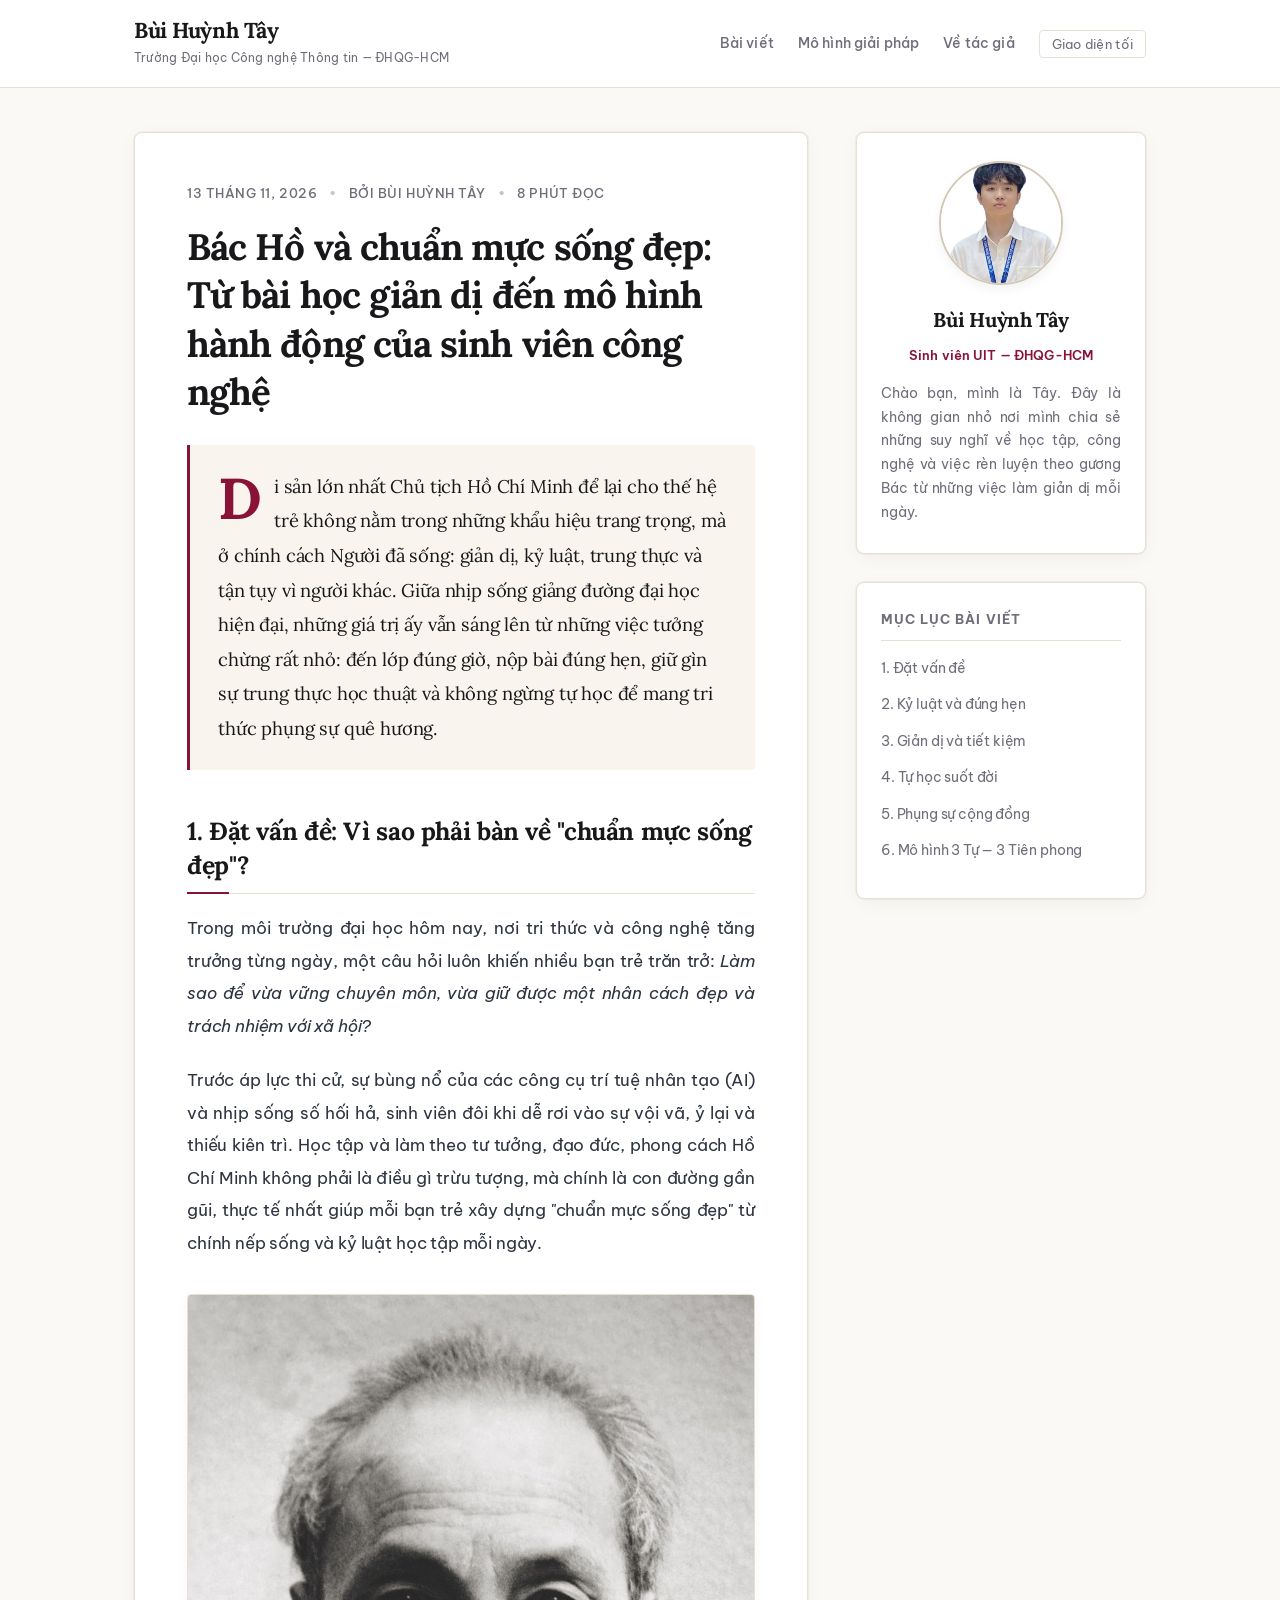
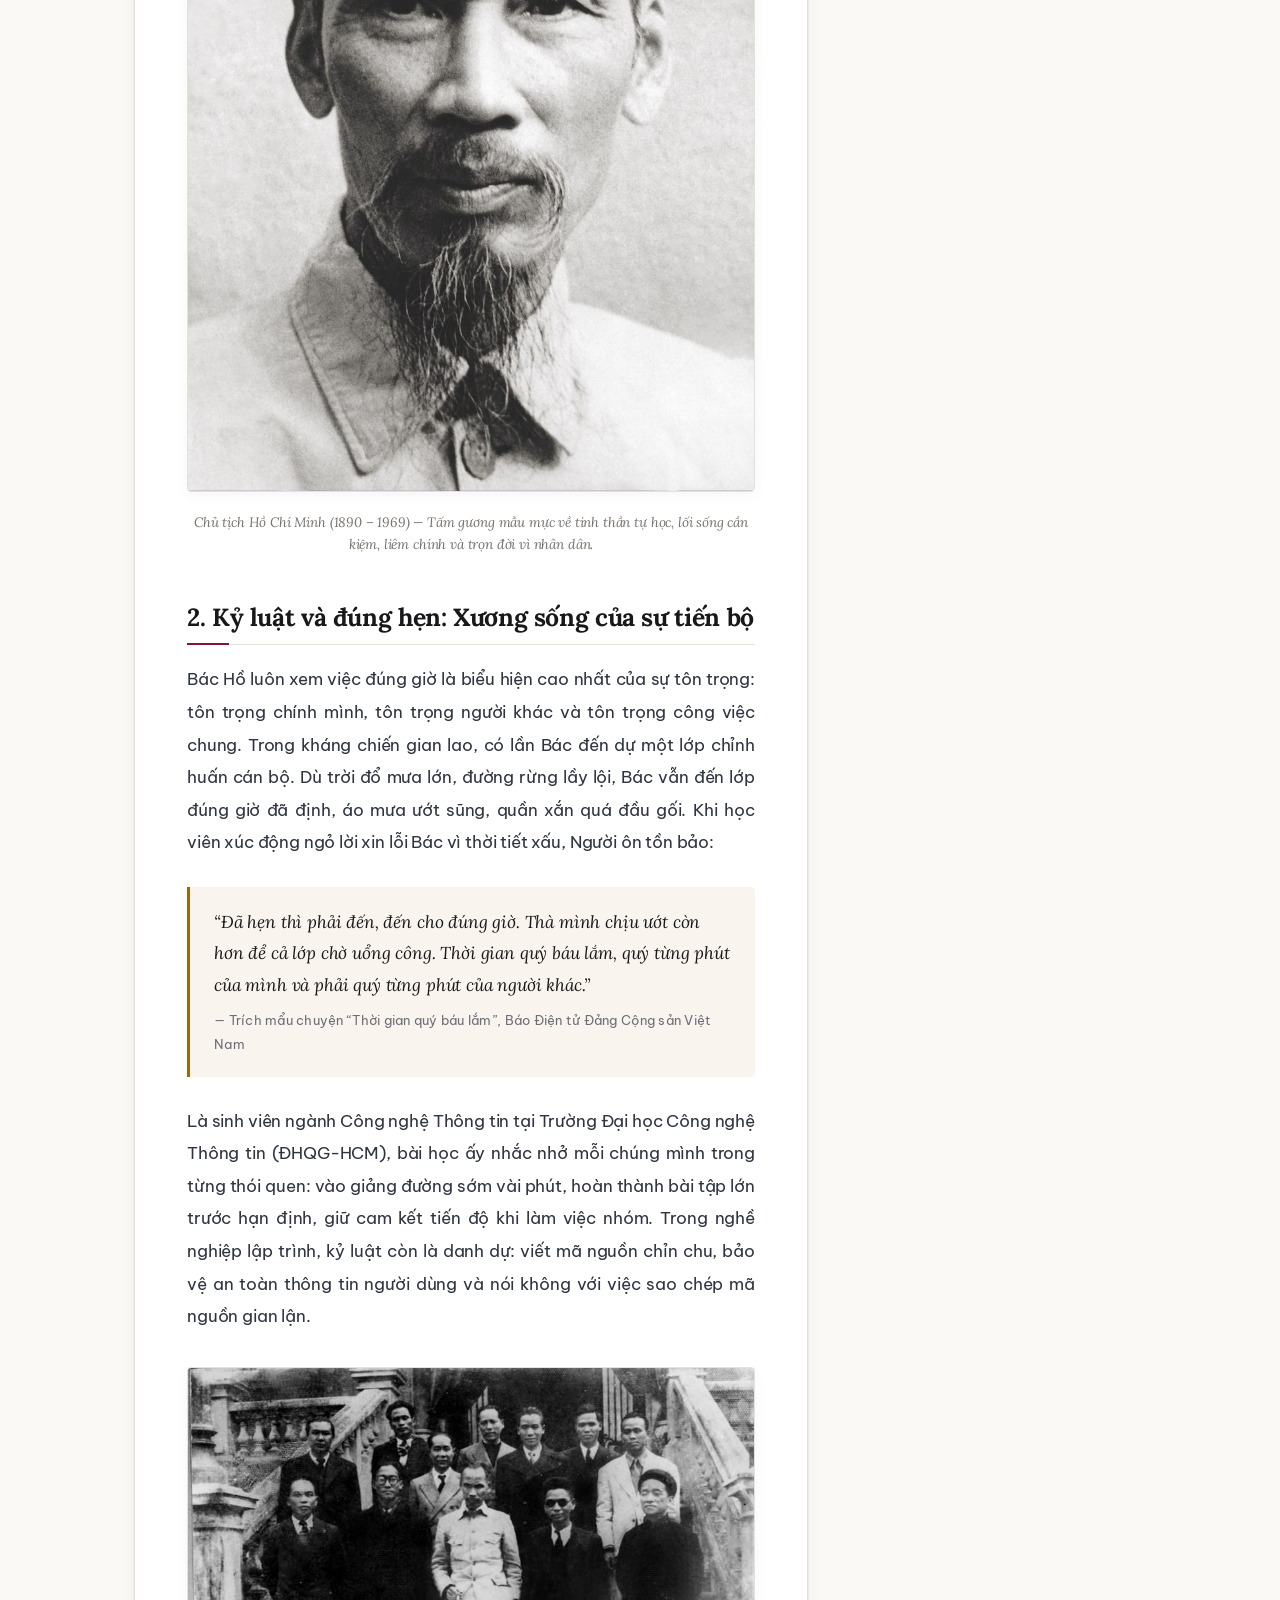
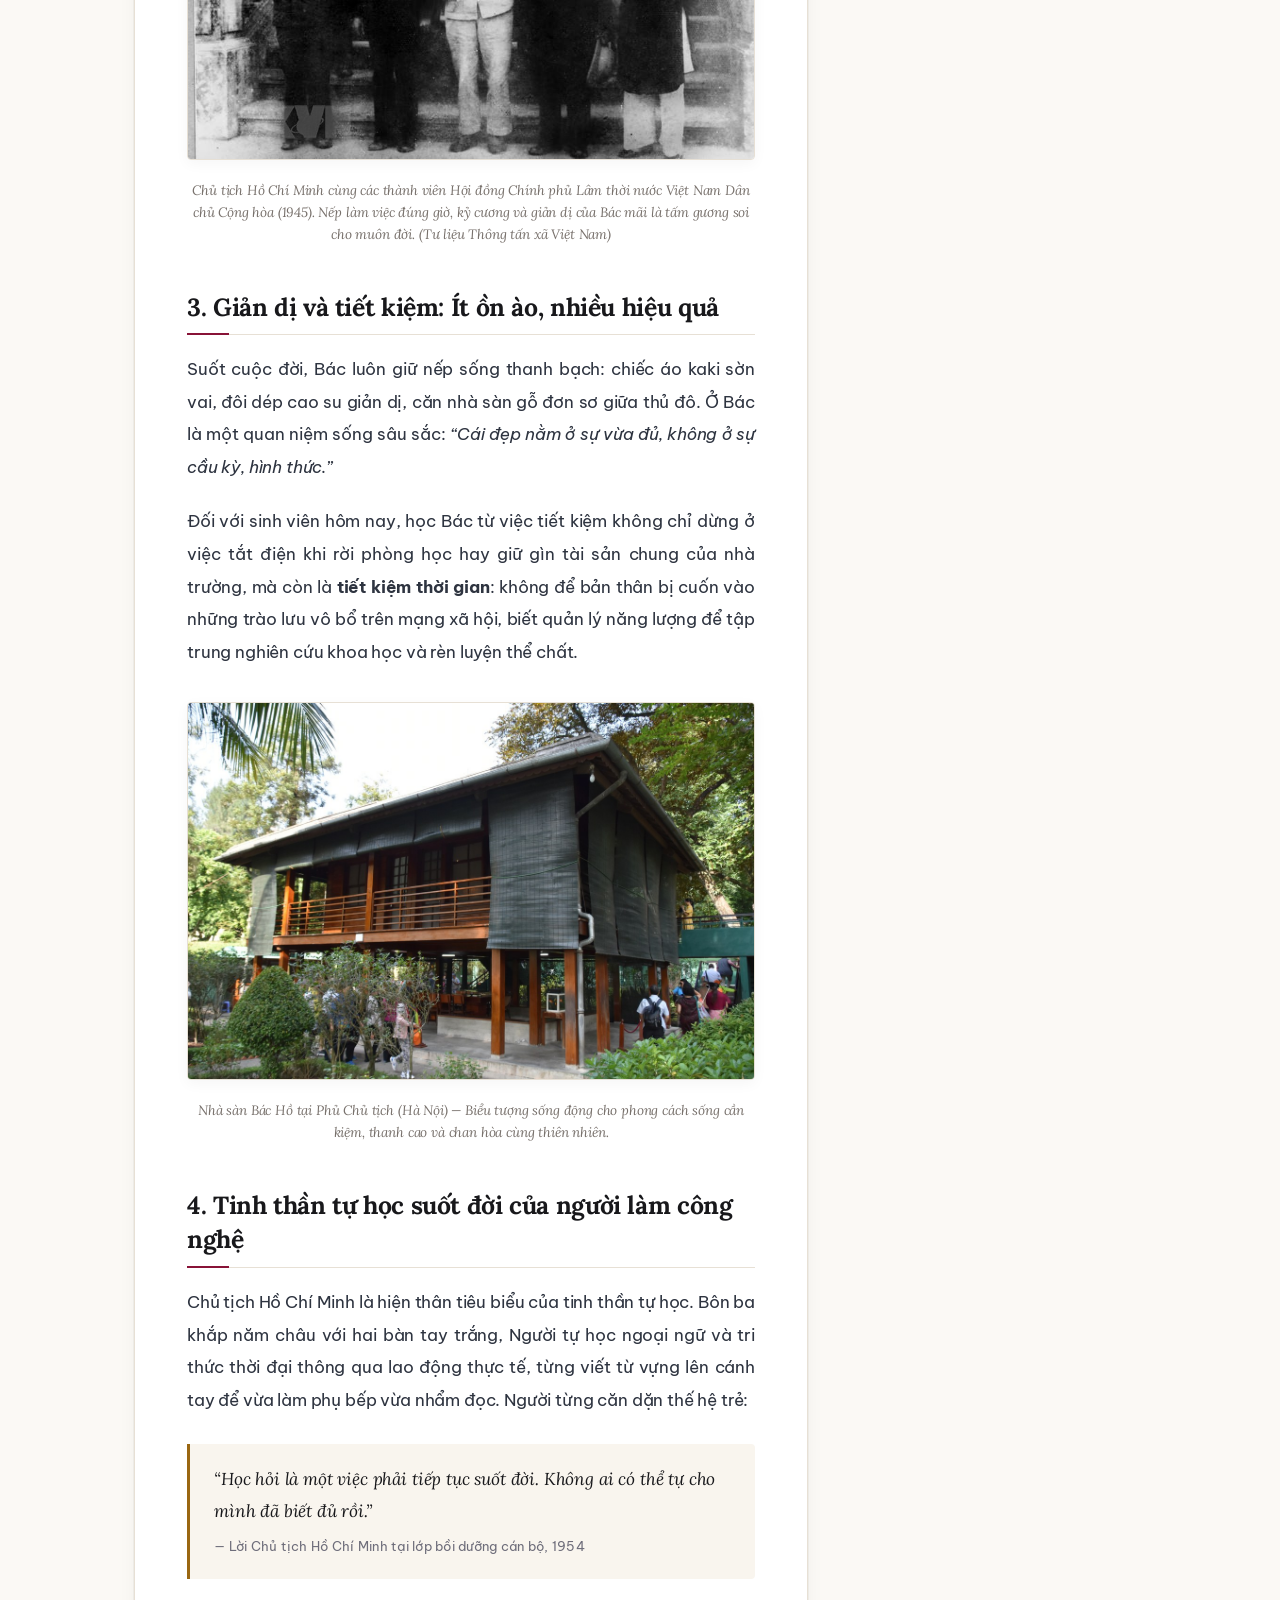
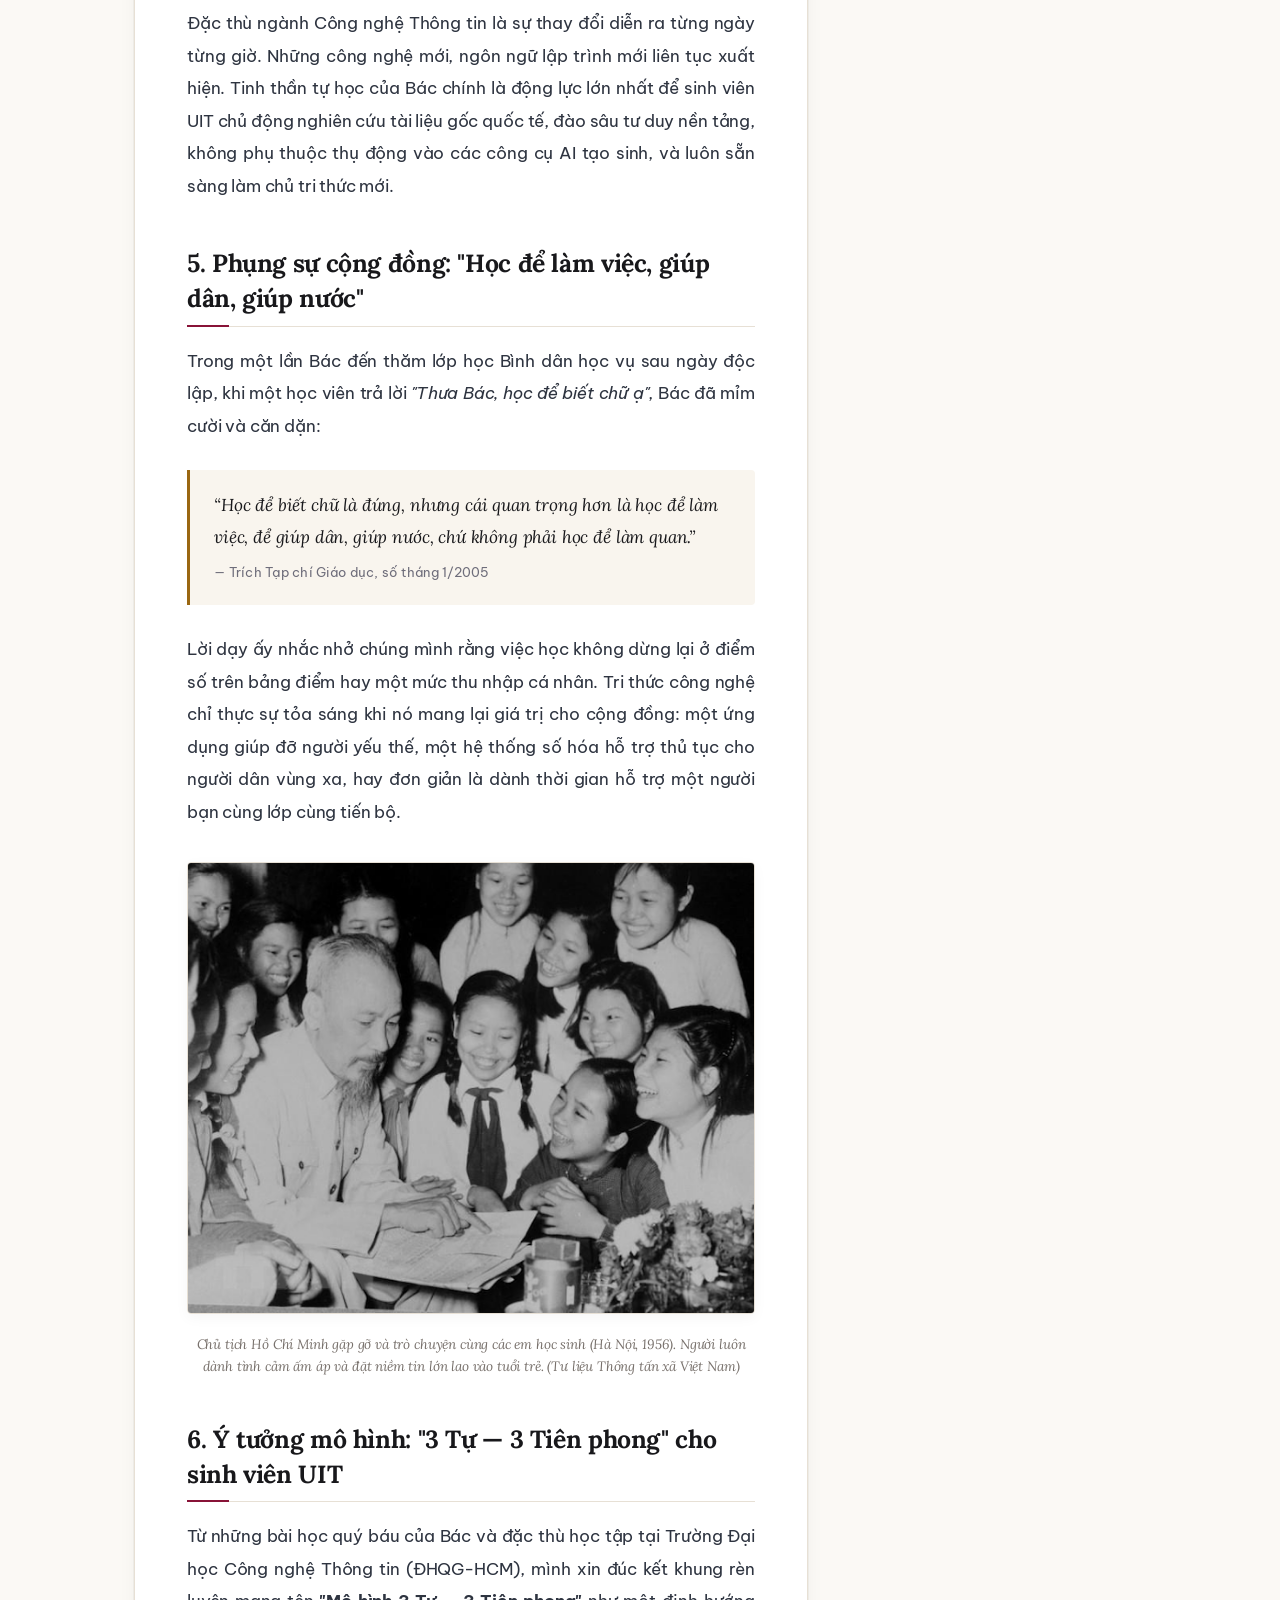
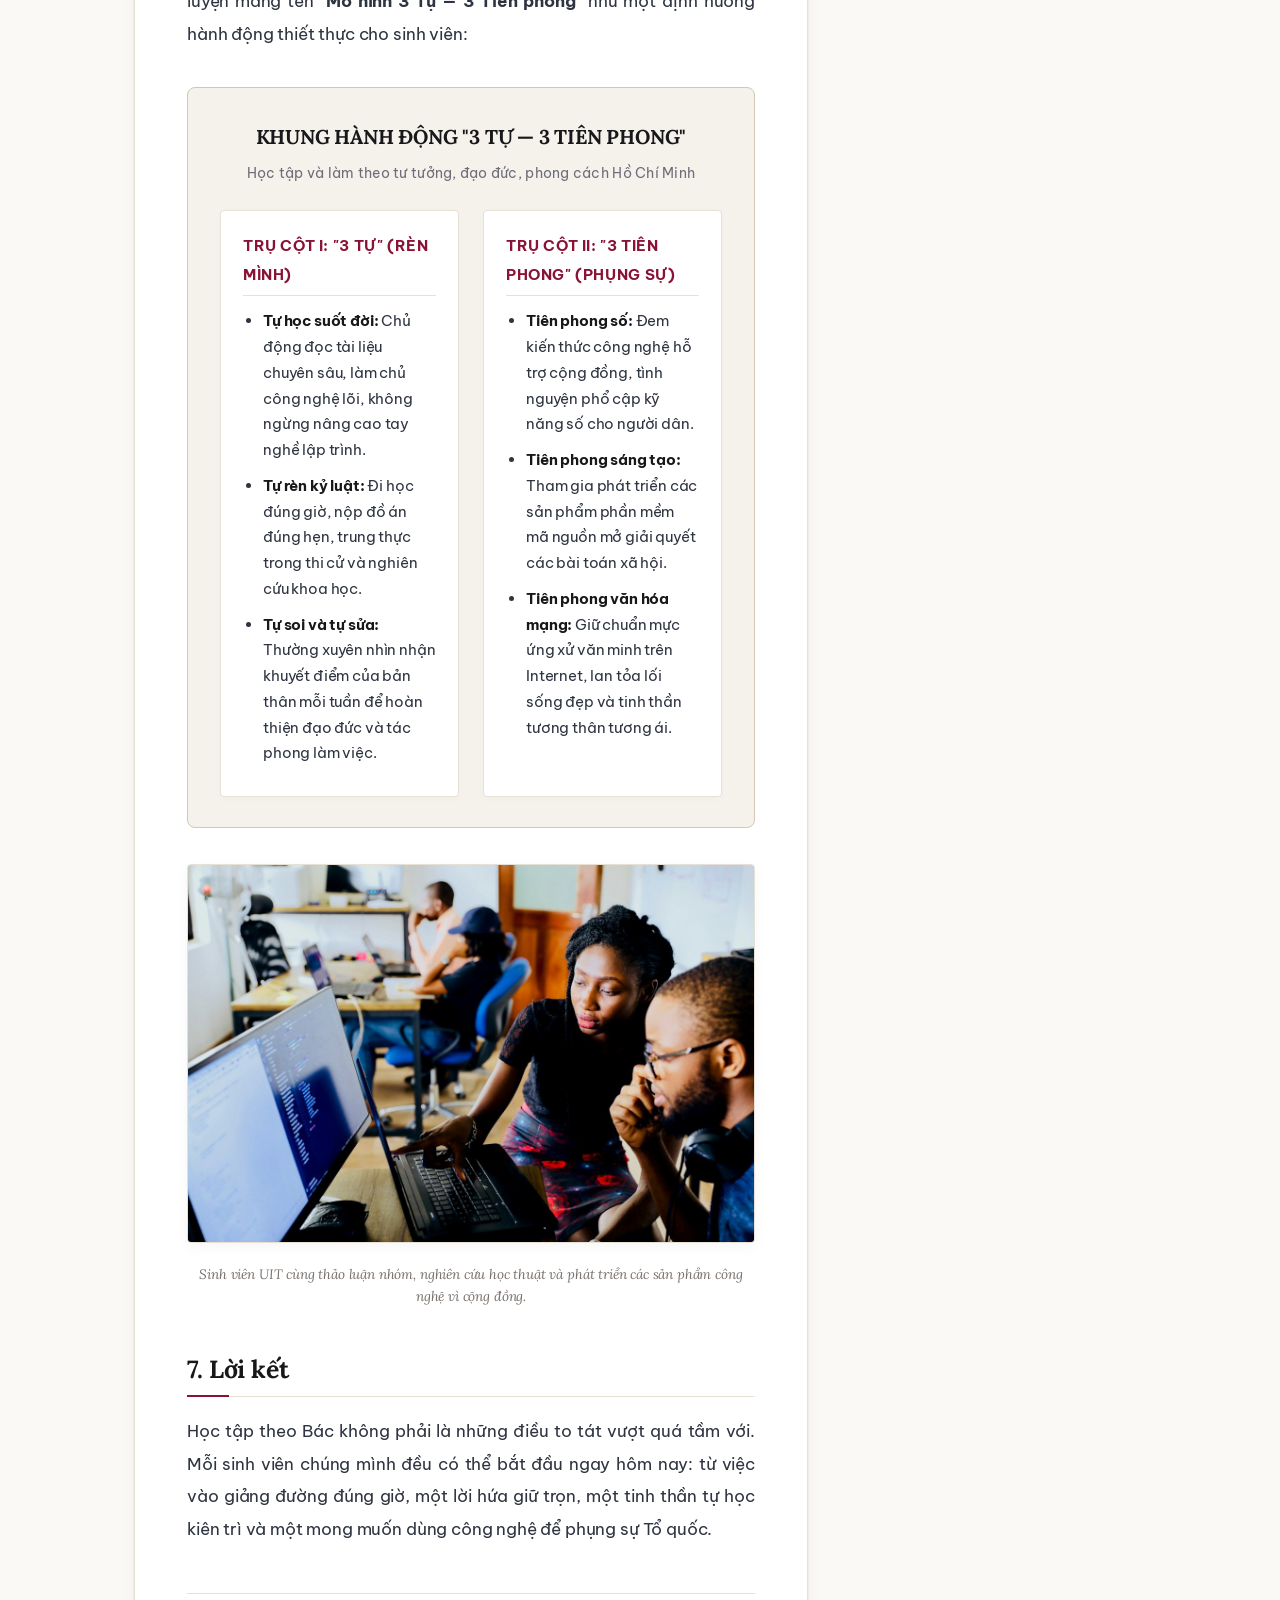
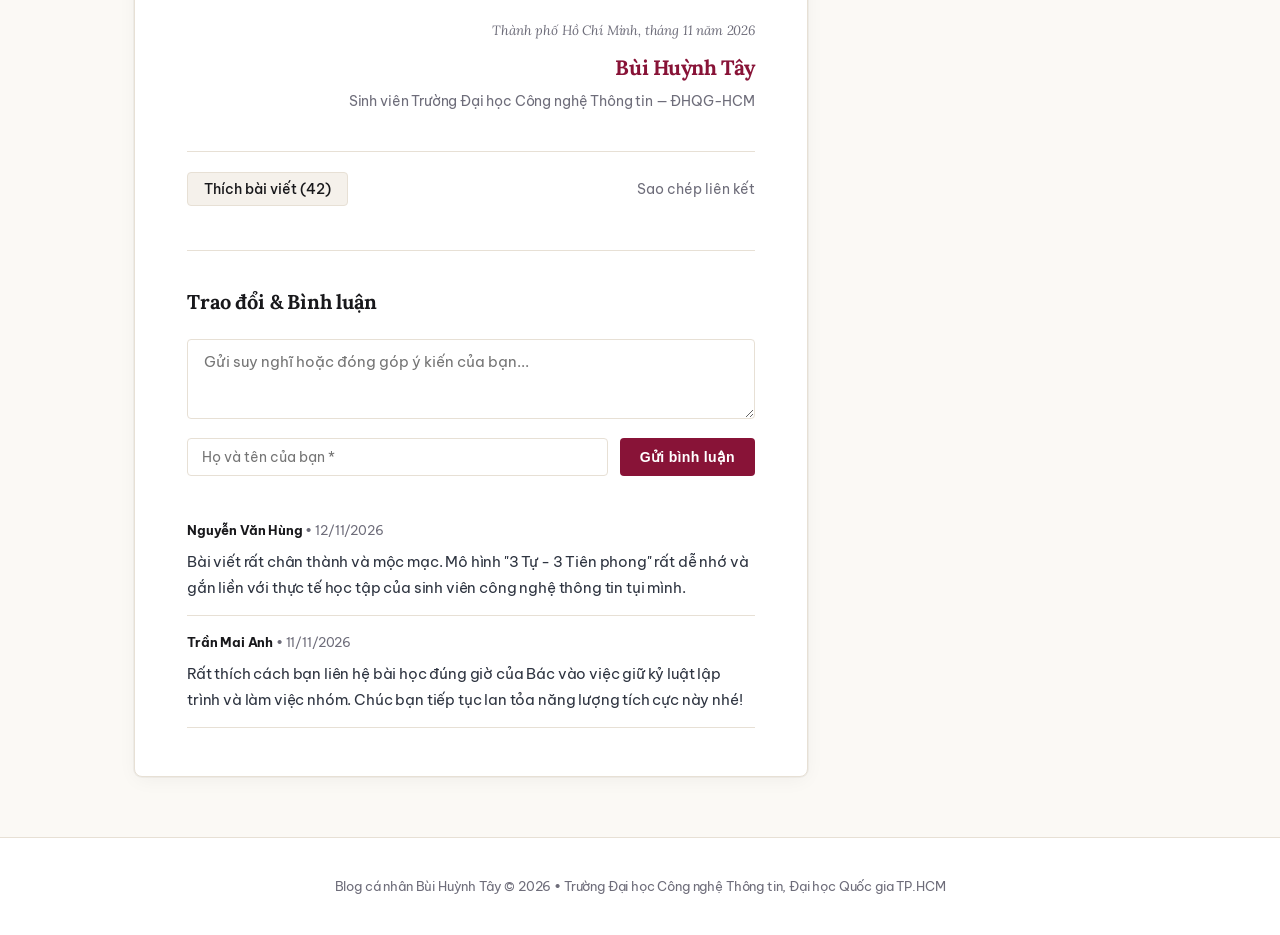
<file: index.html>
<!DOCTYPE html>
<html lang="vi" data-theme="light">
<head>
  <meta charset="UTF-8">
  <meta name="viewport" content="width=device-width, initial-scale=1.0">
  <title>Bác Hồ và chuẩn mực sống đẹp: Từ bài học giản dị đến mô hình hành động của sinh viên công nghệ | Bùi Huỳnh Tây</title>
  <meta name="description" content="Góc nhìn của sinh viên Bùi Huỳnh Tây (Trường Đại học Công nghệ Thông tin - ĐHQG-HCM) về bài học giản dị từ Bác Hồ và mô hình hành động 3 Tự - 3 Tiên phong.">
  <meta name="author" content="Bùi Huỳnh Tây">
  <link rel="stylesheet" href="style.css">
</head>
<body>

  <!-- Thanh chỉ báo tiến trình đọc -->
  <div id="reading-progress-bar"></div>

  <!-- Header cá nhân -->
  <header class="site-header">
    <div class="header-container">
      <a href="#" class="brand-link">
        <div class="brand-name">Bùi Huỳnh Tây</div>
        <div class="brand-sub">Trường Đại học Công nghệ Thông tin — ĐHQG-HCM</div>
      </a>

      <nav class="header-nav">
        <a href="#bai-viet">Bài viết</a>
        <a href="#mo-hinh">Mô hình giải pháp</a>
        <a href="#tac-gia">Về tác giả</a>
        <button id="theme-toggle" class="theme-toggle-btn" title="Chuyển chế độ đọc">Chế độ tối</button>
      </nav>
    </div>
  </header>

  <!-- Bố cục trang -->
  <div class="page-layout">

    <!-- Cột bài viết chính -->
    <main id="bai-viet" class="post-card">

      <div class="post-meta-line">
        <span>13 tháng 11, 2026</span>
        <span class="dot">•</span>
        <span>Bởi Bùi Huỳnh Tây</span>
        <span class="dot">•</span>
        <span>8 phút đọc</span>
      </div>

      <h1 class="post-title">
        Bác Hồ và chuẩn mực sống đẹp: Từ bài học giản dị đến mô hình hành động của sinh viên công nghệ
      </h1>

      <div class="post-lead">
        <p>Di sản lớn nhất Chủ tịch Hồ Chí Minh để lại cho thế hệ trẻ không nằm trong những khẩu hiệu trang trọng, mà ở chính cách Người đã sống: giản dị, kỷ luật, trung thực và tận tụy vì người khác. Giữa nhịp sống giảng đường đại học hiện đại, những giá trị ấy vẫn sáng lên từ những việc tưởng chừng rất nhỏ: đến lớp đúng giờ, nộp bài đúng hẹn, giữ gìn sự trung thực học thuật và không ngừng tự học để mang tri thức phụng sự quê hương.</p>
      </div>

      <div class="post-content">

        <!-- Mục 1 -->
        <h2>1. Đặt vấn đề: Vì sao phải bàn về "chuẩn mực sống đẹp"?</h2>
        <p>
          Trong môi trường đại học hôm nay, nơi tri thức và công nghệ tăng trưởng từng ngày, một câu hỏi luôn khiến nhiều bạn trẻ trăn trở: <em>Làm sao để vừa vững chuyên môn, vừa giữ được một nhân cách đẹp và trách nhiệm với xã hội?</em>
        </p>
        <p>
          Trước áp lực thi cử, sự bùng nổ của các công cụ trí tuệ nhân tạo (AI) và nhịp sống số hối hả, sinh viên đôi khi dễ rơi vào sự vội vã, ỷ lại và thiếu kiên trì. Học tập và làm theo tư tưởng, đạo đức, phong cách Hồ Chí Minh không phải là điều gì trừu tượng, mà chính là con đường gần gũi, thực tế nhất giúp mỗi bạn trẻ xây dựng "chuẩn mực sống đẹp" từ chính nếp sống và kỷ luật học tập mỗi ngày.
        </p>

        <figure class="post-figure">
          <img src="images/portrait_bacho.jpg" alt="Chủ tịch Hồ Chí Minh">
          <figcaption>Chủ tịch Hồ Chí Minh (1890 – 1969) — Tấm gương mẫu mực về tinh thần tự học, lối sống cần kiệm, liêm chính và trọn đời vì nhân dân.</figcaption>
        </figure>

        <!-- Mục 2 -->
        <h2>2. Kỷ luật và đúng hẹn: Xương sống của sự tiến bộ</h2>
        <p>
          Bác Hồ luôn xem việc đúng giờ là biểu hiện cao nhất của sự tôn trọng: tôn trọng chính mình, tôn trọng người khác và tôn trọng công việc chung. Trong kháng chiến gian lao, có lần Bác đến dự một lớp chỉnh huấn cán bộ. Dù trời đổ mưa lớn, đường rừng lầy lội, Bác vẫn đến lớp đúng giờ đã định, áo mưa ướt sũng, quần xắn quá đầu gối. Khi học viên xúc động ngỏ lời xin lỗi Bác vì thời tiết xấu, Người ôn tồn bảo:
        </p>

        <div class="post-quote">
          “Đã hẹn thì phải đến, đến cho đúng giờ. Thà mình chịu ướt còn hơn để cả lớp chờ uổng công. Thời gian quý báu lắm, quý từng phút của mình và phải quý từng phút của người khác.”
          <div class="post-quote-author">— Trích mẩu chuyện “Thời gian quý báu lắm”, Báo Điện tử Đảng Cộng sản Việt Nam</div>
        </div>

        <p>
          Là sinh viên ngành Công nghệ Thông tin tại Trường Đại học Công nghệ Thông tin (ĐHQG-HCM), bài học ấy nhắc nhở mỗi chúng mình trong từng thói quen: vào giảng đường sớm vài phút, hoàn thành bài tập lớn trước hạn định, giữ cam kết tiến độ khi làm việc nhóm. Trong nghề nghiệp lập trình, kỷ luật còn là danh dự: viết mã nguồn chỉn chu, bảo vệ an toàn thông tin người dùng và nói không với việc sao chép mã nguồn gian lận.
        </p>

        <figure class="post-figure">
          <img src="images/bacho_chinhphu.png" alt="Chủ tịch Hồ Chí Minh và Hội đồng Chính phủ 1945">
          <figcaption>Chủ tịch Hồ Chí Minh cùng các thành viên Hội đồng Chính phủ Lâm thời nước Việt Nam Dân chủ Cộng hòa (1945). Nếp làm việc đúng giờ, kỷ cương và giản dị của Bác mãi là tấm gương soi cho muôn đời. (Tư liệu Thông tấn xã Việt Nam)</figcaption>
        </figure>

        <!-- Mục 3 -->
        <h2>3. Giản dị và tiết kiệm: Ít ồn ào, nhiều hiệu quả</h2>
        <p>
          Suốt cuộc đời, Bác luôn giữ nếp sống thanh bạch: chiếc áo kaki sờn vai, đôi dép cao su giản dị, căn nhà sàn gỗ đơn sơ giữa thủ đô. Ở Bác là một quan niệm sống sâu sắc: <em>“Cái đẹp nằm ở sự vừa đủ, không ở sự cầu kỳ, hình thức.”</em>
        </p>
        <p>
          Đối với sinh viên hôm nay, học Bác từ việc tiết kiệm không chỉ dừng ở việc tắt điện khi rời phòng học hay giữ gìn tài sản chung của nhà trường, mà còn là <strong>tiết kiệm thời gian</strong>: không để bản thân bị cuốn vào những trào lưu vô bổ trên mạng xã hội, biết quản lý năng lượng để tập trung nghiên cứu khoa học và rèn luyện thể chất.
        </p>

        <figure class="post-figure">
          <img src="images/nhasan_bacho.jpg" alt="Nhà sàn Bác Hồ">
          <figcaption>Nhà sàn Bác Hồ tại Phủ Chủ tịch (Hà Nội) — Biểu tượng sống động cho phong cách sống cần kiệm, thanh cao và chan hòa cùng thiên nhiên.</figcaption>
        </figure>

        <!-- Mục 4 -->
        <h2>4. Tinh thần tự học suốt đời của người làm công nghệ</h2>
        <p>
          Chủ tịch Hồ Chí Minh là hiện thân tiêu biểu của tinh thần tự học. Bôn ba khắp năm châu với hai bàn tay trắng, Người tự học ngoại ngữ và tri thức thời đại thông qua lao động thực tế, từng viết từ vựng lên cánh tay để vừa làm phụ bếp vừa nhẩm đọc. Người từng căn dặn thế hệ trẻ:
        </p>

        <div class="post-quote">
          “Học hỏi là một việc phải tiếp tục suốt đời. Không ai có thể tự cho mình đã biết đủ rồi.”
          <div class="post-quote-author">— Lời Chủ tịch Hồ Chí Minh tại lớp bồi dưỡng cán bộ, 1954</div>
        </div>

        <p>
          Đặc thù ngành Công nghệ Thông tin là sự thay đổi diễn ra từng ngày từng giờ. Những công nghệ mới, ngôn ngữ lập trình mới liên tục xuất hiện. Tinh thần tự học của Bác chính là động lực lớn nhất để sinh viên UIT chủ động nghiên cứu tài liệu gốc quốc tế, đào sâu tư duy nền tảng, không phụ thuộc thụ động vào các công cụ AI tạo sinh, và luôn sẵn sàng làm chủ tri thức mới.
        </p>

        <!-- Mục 5 -->
        <h2>5. Phụng sự cộng đồng: "Học để làm việc, giúp dân, giúp nước"</h2>
        <p>
          Trong một lần Bác đến thăm lớp học Bình dân học vụ sau ngày độc lập, khi một học viên trả lời <em>"Thưa Bác, học để biết chữ ạ"</em>, Bác đã mỉm cười và căn dặn:
        </p>

        <div class="post-quote">
          “Học để biết chữ là đúng, nhưng cái quan trọng hơn là học để làm việc, để giúp dân, giúp nước, chứ không phải học để làm quan.”
          <div class="post-quote-author">— Trích Tạp chí Giáo dục, số tháng 1/2005</div>
        </div>

        <p>
          Lời dạy ấy nhắc nhở chúng mình rằng việc học không dừng lại ở điểm số trên bảng điểm hay một mức thu nhập cá nhân. Tri thức công nghệ chỉ thực sự tỏa sáng khi nó mang lại giá trị cho cộng đồng: một ứng dụng giúp đỡ người yếu thế, một hệ thống số hóa hỗ trợ thủ tục cho người dân vùng xa, hay đơn giản là dành thời gian hỗ trợ một người bạn cùng lớp cùng tiến bộ.
        </p>

        <figure class="post-figure">
          <img src="images/bacho_thanhnien.png" alt="Bác Hồ và các cháu học sinh">
          <figcaption>Chủ tịch Hồ Chí Minh gặp gỡ và trò chuyện cùng các em học sinh (Hà Nội, 1956). Người luôn dành tình cảm ấm áp và đặt niềm tin lớn lao vào tuổi trẻ. (Tư liệu Thông tấn xã Việt Nam)</figcaption>
        </figure>

        <!-- Mục 6: Mô hình giải pháp -->
        <h2 id="mo-hinh">6. Ý tưởng mô hình: "3 Tự — 3 Tiên phong" cho sinh viên UIT</h2>
        <p>
          Từ những bài học quý báu của Bác và đặc thù học tập tại Trường Đại học Công nghệ Thông tin (ĐHQG-HCM), mình xin đúc kết khung rèn luyện mang tên <strong>"Mô hình 3 Tự — 3 Tiên phong"</strong> như một định hướng hành động thiết thực cho sinh viên:
        </p>

        <div class="manifesto-box">
          <div class="manifesto-title">KHUNG HÀNH ĐỘNG "3 TỰ — 3 TIÊN PHONG"</div>
          <div class="manifesto-sub">Học tập và làm theo tư tưởng, đạo đức, phong cách Hồ Chí Minh</div>

          <div class="manifesto-grid">
            <div class="manifesto-card">
              <h4>Trụ cột I: "3 Tự" (Rèn mình)</h4>
              <ul>
                <li><strong>Tự học suốt đời:</strong> Chủ động đọc tài liệu chuyên sâu, làm chủ công nghệ lõi, không ngừng nâng cao tay nghề lập trình.</li>
                <li><strong>Tự rèn kỷ luật:</strong> Đi học đúng giờ, nộp đồ án đúng hẹn, trung thực trong thi cử và nghiên cứu khoa học.</li>
                <li><strong>Tự soi và tự sửa:</strong> Thường xuyên nhìn nhận khuyết điểm của bản thân mỗi tuần để hoàn thiện đạo đức và tác phong làm việc.</li>
              </ul>
            </div>

            <div class="manifesto-card">
              <h4>Trụ cột II: "3 Tiên phong" (Phụng sự)</h4>
              <ul>
                <li><strong>Tiên phong số:</strong> Đem kiến thức công nghệ hỗ trợ cộng đồng, tình nguyện phổ cập kỹ năng số cho người dân.</li>
                <li><strong>Tiên phong sáng tạo:</strong> Tham gia phát triển các sản phẩm phần mềm mã nguồn mở giải quyết các bài toán xã hội.</li>
                <li><strong>Tiên phong văn hóa mạng:</strong> Giữ chuẩn mực ứng xử văn minh trên Internet, lan tỏa lối sống đẹp và tinh thần tương thân tương ái.</li>
              </ul>
            </div>
          </div>
        </div>

        <figure class="post-figure">
          <img src="images/sinhvien_congnghe.jpg" alt="Sinh viên UIT học tập và làm việc nhóm">
          <figcaption>Sinh viên UIT cùng thảo luận nhóm, nghiên cứu học thuật và phát triển các sản phẩm công nghệ vì cộng đồng.</figcaption>
        </figure>

        <!-- Lời kết -->
        <h2>7. Lời kết</h2>
        <p>
          Học tập theo Bác không phải là những điều to tát vượt quá tầm với. Mỗi sinh viên chúng mình đều có thể bắt đầu ngay hôm nay: từ việc vào giảng đường đúng giờ, một lời hứa giữ trọn, một tinh thần tự học kiên trì và một mong muốn dùng công nghệ để phụng sự Tổ quốc.
        </p>

        <!-- Ký tên -->
        <div class="post-sign-off">
          <div class="sign-box">
            <div class="sign-date">Thành phố Hồ Chí Minh, tháng 11 năm 2026</div>
            <div class="sign-author">Bùi Huỳnh Tây</div>
            <div class="sign-affiliation">Sinh viên Trường Đại học Công nghệ Thông tin — ĐHQG-HCM</div>
          </div>
        </div>

      </div><!-- /post-content -->

      <!-- Nút tương tác -->
      <div class="post-actions">
        <button id="btn-like-post" class="btn-action">Thích bài viết (<span id="like-count">42</span>)</button>
        <button id="btn-copy-url" class="btn-link-action">Sao chép liên kết</button>
      </div>

      <!-- Thảo luận & Bình luận -->
      <section class="discussion-section">
        <div class="discussion-heading">Trao đổi & Bình luận</div>

        <form id="simple-comment-form" class="discussion-form">
          <textarea id="c-text" placeholder="Gửi suy nghĩ hoặc đóng góp ý kiến của bạn..." required></textarea>
          <div class="discussion-form-row">
            <input type="text" id="c-name" placeholder="Họ và tên của bạn *" required>
            <button type="submit" class="btn-submit-discussion">Gửi bình luận</button>
          </div>
        </form>

        <div id="simple-comment-list">
          <div class="comment-entry">
            <div class="comment-entry-meta">
              <strong>Nguyễn Văn Hùng</strong> • <span>12/11/2026</span>
            </div>
            <div class="comment-entry-text">
              Bài viết rất chân thành và mộc mạc. Mô hình "3 Tự - 3 Tiên phong" rất dễ nhớ và gắn liền với thực tế học tập của sinh viên công nghệ thông tin tụi mình.
            </div>
          </div>

          <div class="comment-entry">
            <div class="comment-entry-meta">
              <strong>Trần Mai Anh</strong> • <span>11/11/2026</span>
            </div>
            <div class="comment-entry-text">
              Rất thích cách bạn liên hệ bài học đúng giờ của Bác vào việc giữ kỷ luật lập trình và làm việc nhóm. Chúc bạn tiếp tục lan tỏa năng lượng tích cực này nhé!
            </div>
          </div>
        </div>
      </section>

    </main>

    <!-- Sidebar tác giả -->
    <aside class="sidebar">

      <!-- Thẻ thông tin tác giả -->
      <div id="tac-gia" class="author-profile-box">
        <div class="author-portrait-frame">
          <img src="images/author_avatar.jpg" alt="Chân dung Bùi Huỳnh Tây">
        </div>
        <div class="author-title-name">Bùi Huỳnh Tây</div>
        <div class="author-affiliation-tag">Sinh viên UIT — ĐHQG-HCM</div>
        <div class="author-summary-bio">
          Chào bạn, mình là Tây. Đây là không gian nhỏ nơi mình chia sẻ những suy nghĩ về học tập, công nghệ và việc rèn luyện theo gương Bác từ những việc làm giản dị mỗi ngày.
        </div>
      </div>

      <!-- Mục lục bài viết -->
      <div class="sidebar-toc-box">
        <div class="sidebar-toc-header">Mục lục bài viết</div>
        <ul class="sidebar-toc-list">
          <li><a href="#bai-viet">1. Đặt vấn đề</a></li>
          <li><a href="#bai-viet">2. Kỷ luật và đúng hẹn</a></li>
          <li><a href="#bai-viet">3. Giản dị và tiết kiệm</a></li>
          <li><a href="#bai-viet">4. Tự học suốt đời</a></li>
          <li><a href="#bai-viet">5. Phụng sự cộng đồng</a></li>
          <li><a href="#mo-hinh">6. Mô hình 3 Tự — 3 Tiên phong</a></li>
        </ul>
      </div>

    </aside>

  </div><!-- /page-layout -->

  <!-- Footer -->
  <footer class="site-footer">
    Blog cá nhân Bùi Huỳnh Tây © 2026 • Trường Đại học Công nghệ Thông tin, Đại học Quốc gia TP.HCM
  </footer>

  <div id="toast-msg" class="toast-notice"></div>

  <script src="script.js"></script>
</body>
</html>
</file>
<file: style.css>
/* ===================================================================
   BLOG CÁ NHÂN: BÙI HUỲNH TÂY
   Trường Đại học Công nghệ Thông tin - ĐHQG-HCM (UIT)
   Phong cách: Editorial Tạp chí Độc lập & Tối giản Sâu sắc
   Font: Lora (Headings & Serif) + Be Vietnam Pro (Body & Sans)
   =================================================================== */

@import url('https://fonts.googleapis.com/css2?family=Be+Vietnam+Pro:ital,wght@0,300;0,400;0,500;0,600;0,700;1,400&family=Lora:ital,wght@0,400;0,500;0,600;0,700;1,400;1,500;1,600&display=swap');

:root {
  /* Bảng màu có chiều sâu: Tông đỏ bordeaux quý phái + giấy mộc cao cấp */
  --primary: #881337;         /* Deep Rose / Bordeaux quý phái */
  --primary-hover: #4c0519;
  --accent-gold: #9a6712;     /* Warm Amber Ochre cổ điển */
  --accent-ink: #1e293b;

  --bg-page: #fbf9f5;         /* Màu giấy in kem cao cấp (warm archival paper) */
  --bg-card: #ffffff;
  --bg-subtle: #f5f1eb;
  --bg-quote: #f9f5ee;
  
  --border-subtle: #e7e0d5;
  --border-strong: #d3c7b6;

  --text-heading: #18181b;    /* Đen mực in */
  --text-body: #2e3440;       /* Xám than tự nhiên dễ chịu mắt */
  --text-muted: #6e6d7a;
  --text-caption: #78716c;

  --font-serif: 'Lora', Georgia, 'Times New Roman', serif;
  --font-sans: 'Be Vietnam Pro', -apple-system, BlinkMacSystemFont, sans-serif;

  --shadow-ambient: 0 1px 3px rgba(39, 32, 23, 0.04), 0 10px 30px -4px rgba(39, 32, 23, 0.06);
  --shadow-card: 0 4px 20px -2px rgba(30, 24, 18, 0.05), 0 0 0 1px rgba(30, 24, 18, 0.04);
  --shadow-hover: 0 12px 32px -6px rgba(30, 24, 18, 0.1);

  --radius-sm: 4px;
  --radius-md: 8px;
}

[data-theme="dark"] {
  --bg-page: #0c0f17;         /* Nền đêm than đen có ánh xanh thẫm */
  --bg-card: #151a24;
  --bg-subtle: #1c2230;
  --bg-quote: #19202e;

  --border-subtle: #262f42;
  --border-strong: #35425c;

  --text-heading: #f4f4f5;
  --text-body: #d1d5db;
  --text-muted: #9ca3af;
  --text-caption: #8b95a5;

  --primary: #f43f5e;
  --primary-hover: #fb7185;
  --accent-gold: #d97706;

  --shadow-ambient: 0 1px 3px rgba(0, 0, 0, 0.4), 0 10px 30px -4px rgba(0, 0, 0, 0.5);
  --shadow-card: 0 4px 20px -2px rgba(0, 0, 0, 0.5), 0 0 0 1px rgba(255, 255, 255, 0.05);
}

/* Reset cơ bản */
*, *::before, *::after {
  box-sizing: border-box;
  margin: 0;
  padding: 0;
}

html {
  scroll-behavior: smooth;
  font-size: 16px;
}

body {
  font-family: var(--font-sans);
  background-color: var(--bg-page);
  color: var(--text-body);
  line-height: 1.88;
  letter-spacing: -0.01em;
  transition: background-color 0.25s ease, color 0.25s ease;
  -webkit-font-smoothing: antialiased;
}

a {
  color: var(--primary);
  text-decoration: none;
  transition: color 0.18s ease;
}

a:hover {
  color: var(--primary-hover);
  text-decoration: underline;
}

/* Thanh tiến trình đọc mảnh mai */
#reading-progress-bar {
  position: fixed;
  top: 0;
  left: 0;
  height: 2.5px;
  background: var(--primary);
  width: 0%;
  z-index: 9999;
  transition: width 0.1s linear;
}

/* HEADER CÁ NHÂN */
.site-header {
  background: var(--bg-card);
  border-bottom: 1px solid var(--border-subtle);
  position: sticky;
  top: 0;
  z-index: 100;
  padding: 18px 0;
  transition: background-color 0.25s ease;
}

.header-container {
  max-width: 1060px;
  margin: 0 auto;
  padding: 0 24px;
  display: flex;
  justify-content: space-between;
  align-items: center;
}

.brand-link {
  text-decoration: none;
  color: inherit;
}

.brand-name {
  font-family: var(--font-serif);
  font-size: 1.35rem;
  font-weight: 700;
  color: var(--text-heading);
  letter-spacing: -0.02em;
  line-height: 1.2;
}

.brand-sub {
  font-size: 0.78rem;
  color: var(--text-muted);
  font-weight: 400;
  letter-spacing: 0.02em;
  margin-top: 2px;
}

.header-nav {
  display: flex;
  align-items: center;
  gap: 24px;
}

.header-nav a {
  color: var(--text-muted);
  font-size: 0.88rem;
  font-weight: 500;
  letter-spacing: 0.01em;
  text-decoration: none;
  padding: 4px 0;
  border-bottom: 1.5px solid transparent;
  transition: all 0.2s;
}

.header-nav a:hover {
  color: var(--text-heading);
  border-bottom-color: var(--primary);
  text-decoration: none;
}

.theme-toggle-btn {
  background: transparent;
  border: 1px solid var(--border-subtle);
  color: var(--text-muted);
  padding: 5px 12px;
  border-radius: var(--radius-sm);
  cursor: pointer;
  font-size: 0.8rem;
  font-family: var(--font-sans);
  letter-spacing: 0.02em;
  transition: all 0.2s;
}

.theme-toggle-btn:hover {
  color: var(--text-heading);
  border-color: var(--text-muted);
  background: var(--bg-subtle);
}

/* BỐ CỤC TRANG */
.page-layout {
  max-width: 1060px;
  margin: 44px auto 60px;
  padding: 0 24px;
  display: grid;
  grid-template-columns: minmax(0, 1fr) 290px;
  gap: 48px;
  align-items: start;
}

/* BÀI VIẾT CHÍNH */
.post-card {
  background: var(--bg-card);
  border: 1px solid var(--border-subtle);
  border-radius: var(--radius-md);
  padding: 48px 52px;
  box-shadow: var(--shadow-card);
}

.post-meta-line {
  font-size: 0.84rem;
  color: var(--text-muted);
  letter-spacing: 0.04em;
  text-transform: uppercase;
  font-weight: 500;
  margin-bottom: 16px;
  display: flex;
  align-items: center;
  gap: 12px;
}

.post-meta-line .dot {
  opacity: 0.4;
}

.post-title {
  font-family: var(--font-serif);
  font-size: 2.3rem;
  font-weight: 700;
  color: var(--text-heading);
  line-height: 1.32;
  letter-spacing: -0.025em;
  margin-bottom: 28px;
}

/* Đoạn Lead / Sapo mở đầu */
.post-lead {
  font-family: var(--font-serif);
  font-size: 1.15rem;
  line-height: 1.88;
  color: var(--text-heading);
  background: var(--bg-quote);
  border-left: 3px solid var(--primary);
  padding: 24px 28px;
  margin-bottom: 36px;
  border-radius: 0 var(--radius-sm) var(--radius-sm) 0;
  position: relative;
}

.post-lead p {
  margin-bottom: 0;
}

/* Chữ cái đầu (Drop Cap) phong cách tạp chí cổ điển */
.post-lead::first-letter {
  float: left;
  font-size: 3.6rem;
  line-height: 0.82;
  padding-top: 6px;
  padding-right: 12px;
  font-family: var(--font-serif);
  color: var(--primary);
  font-weight: 700;
}

/* NỘI DUNG */
.post-content {
  font-size: 1.06rem;
  line-height: 1.92;
  color: var(--text-body);
}

.post-content p {
  margin-bottom: 22px;
  text-align: justify;
}

.post-content h2 {
  font-family: var(--font-serif);
  font-size: 1.55rem;
  font-weight: 700;
  color: var(--text-heading);
  margin-top: 44px;
  margin-bottom: 18px;
  line-height: 1.4;
  letter-spacing: -0.015em;
  position: relative;
  padding-bottom: 10px;
  border-bottom: 1px solid var(--border-subtle);
}

.post-content h2::after {
  content: "";
  position: absolute;
  bottom: -1px;
  left: 0;
  width: 42px;
  height: 2px;
  background: var(--primary);
}

.post-content h3 {
  font-family: var(--font-sans);
  font-size: 1.15rem;
  font-weight: 600;
  color: var(--text-heading);
  margin-top: 30px;
  margin-bottom: 12px;
  letter-spacing: -0.01em;
}

/* Khối trích dẫn phong cách sách */
.post-quote {
  background: var(--bg-quote);
  border-left: 3px solid var(--accent-gold);
  padding: 20px 24px;
  margin: 28px 0;
  border-radius: 0 var(--radius-sm) var(--radius-sm) 0;
  font-family: var(--font-serif);
  font-size: 1.08rem;
  font-style: italic;
  line-height: 1.82;
  color: var(--text-heading);
}

.post-quote-author {
  font-family: var(--font-sans);
  font-size: 0.82rem;
  color: var(--text-muted);
  margin-top: 8px;
  font-style: normal;
  letter-spacing: 0.02em;
}

/* Hình ảnh bài viết với viền chiều sâu */
.post-figure {
  margin: 34px 0;
  text-align: center;
}

.post-figure img {
  max-width: 100%;
  height: auto;
  border-radius: var(--radius-sm);
  border: 1px solid var(--border-subtle);
  box-shadow: 0 4px 14px rgba(0, 0, 0, 0.04);
}

.post-figure figcaption {
  font-size: 0.85rem;
  color: var(--text-caption);
  font-style: italic;
  font-family: var(--font-serif);
  margin-top: 10px;
  line-height: 1.6;
  max-width: 680px;
  margin-left: auto;
  margin-right: auto;
}

/* KHUNG MÔ HÌNH HÀNH ĐỘNG "3 TỰ - 3 TIÊN PHONG" */
.manifesto-box {
  background: var(--bg-subtle);
  border: 1px solid var(--border-strong);
  border-radius: var(--radius-md);
  padding: 30px 32px;
  margin: 36px 0;
  position: relative;
}

.manifesto-title {
  font-family: var(--font-serif);
  font-size: 1.25rem;
  font-weight: 700;
  text-align: center;
  color: var(--text-heading);
  letter-spacing: -0.01em;
  margin-bottom: 4px;
}

.manifesto-sub {
  text-align: center;
  font-size: 0.85rem;
  color: var(--text-muted);
  letter-spacing: 0.02em;
  margin-bottom: 24px;
}

.manifesto-grid {
  display: grid;
  grid-template-columns: 1fr 1fr;
  gap: 24px;
}

.manifesto-card {
  background: var(--bg-card);
  border: 1px solid var(--border-subtle);
  border-radius: var(--radius-sm);
  padding: 20px 22px;
  box-shadow: 0 2px 8px rgba(0, 0, 0, 0.02);
}

.manifesto-card h4 {
  font-family: var(--font-sans);
  font-size: 0.95rem;
  font-weight: 700;
  color: var(--primary);
  text-transform: uppercase;
  letter-spacing: 0.04em;
  margin-bottom: 12px;
  padding-bottom: 6px;
  border-bottom: 1px solid var(--border-subtle);
}

.manifesto-card ul {
  padding-left: 20px;
  font-size: 0.92rem;
  line-height: 1.75;
}

.manifesto-card li {
  margin-bottom: 10px;
}

.manifesto-card li strong {
  color: var(--text-heading);
}

/* Ký tên tác giả */
.post-sign-off {
  margin-top: 48px;
  padding-top: 24px;
  border-top: 1px solid var(--border-subtle);
  display: flex;
  justify-content: flex-end;
}

.sign-box {
  text-align: right;
}

.sign-date {
  font-size: 0.84rem;
  color: var(--text-muted);
  font-style: italic;
  font-family: var(--font-serif);
  margin-bottom: 4px;
}

.sign-author {
  font-family: var(--font-serif);
  font-size: 1.3rem;
  font-weight: 700;
  color: var(--primary);
  letter-spacing: -0.02em;
}

.sign-affiliation {
  font-size: 0.88rem;
  color: var(--text-muted);
}

/* Tương tác bài viết */
.post-actions {
  margin-top: 36px;
  padding-top: 20px;
  border-top: 1px solid var(--border-subtle);
  display: flex;
  justify-content: space-between;
  align-items: center;
}

.btn-action {
  background: var(--bg-subtle);
  border: 1px solid var(--border-subtle);
  color: var(--text-heading);
  padding: 7px 16px;
  border-radius: var(--radius-sm);
  cursor: pointer;
  font-size: 0.86rem;
  font-family: var(--font-sans);
  font-weight: 500;
  transition: all 0.18s;
}

.btn-action:hover {
  background: var(--border-subtle);
  border-color: var(--border-strong);
}

.btn-link-action {
  background: none;
  border: none;
  color: var(--text-muted);
  cursor: pointer;
  font-size: 0.86rem;
  font-family: var(--font-sans);
  transition: color 0.18s;
}

.btn-link-action:hover {
  color: var(--primary);
  text-decoration: underline;
}

/* KHU VỰC BÌNH LUẬN */
.discussion-section {
  margin-top: 44px;
  padding-top: 32px;
  border-top: 1px solid var(--border-subtle);
}

.discussion-heading {
  font-family: var(--font-serif);
  font-size: 1.25rem;
  font-weight: 700;
  color: var(--text-heading);
  margin-bottom: 18px;
}

.discussion-form {
  margin-bottom: 28px;
}

.discussion-form textarea {
  width: 100%;
  padding: 12px 16px;
  border: 1px solid var(--border-subtle);
  border-radius: var(--radius-sm);
  background: var(--bg-card);
  color: var(--text-body);
  font-family: inherit;
  font-size: 0.94rem;
  resize: vertical;
  min-height: 80px;
  margin-bottom: 10px;
  transition: border-color 0.2s;
}

.discussion-form textarea:focus {
  outline: none;
  border-color: var(--primary);
}

.discussion-form-row {
  display: flex;
  gap: 12px;
}

.discussion-form-row input {
  flex-grow: 1;
  padding: 9px 14px;
  border: 1px solid var(--border-subtle);
  border-radius: var(--radius-sm);
  background: var(--bg-card);
  color: var(--text-body);
  font-size: 0.9rem;
  font-family: inherit;
}

.discussion-form-row input:focus {
  outline: none;
  border-color: var(--primary);
}

.btn-submit-discussion {
  background: var(--primary);
  color: #ffffff;
  border: none;
  padding: 9px 20px;
  border-radius: var(--radius-sm);
  font-size: 0.88rem;
  font-weight: 600;
  cursor: pointer;
  letter-spacing: 0.02em;
  transition: background 0.18s;
}

.btn-submit-discussion:hover {
  background: var(--primary-hover);
}

.comment-entry {
  padding: 14px 0;
  border-bottom: 1px solid var(--border-subtle);
}

.comment-entry-meta {
  font-size: 0.84rem;
  color: var(--text-muted);
  margin-bottom: 6px;
}

.comment-entry-meta strong {
  color: var(--text-heading);
}

.comment-entry-text {
  font-size: 0.95rem;
  color: var(--text-body);
  line-height: 1.7;
}

/* SIDEBAR TÁC GIẢ */
.sidebar {
  display: flex;
  flex-direction: column;
  gap: 28px;
}

.author-profile-box {
  background: var(--bg-card);
  border: 1px solid var(--border-subtle);
  border-radius: var(--radius-md);
  padding: 28px 24px;
  text-align: center;
  box-shadow: var(--shadow-card);
}

.author-portrait-frame {
  width: 124px;
  height: 124px;
  border-radius: 50%;
  margin: 0 auto 16px;
  overflow: hidden;
  border: 2px solid var(--border-strong);
  box-shadow: 0 4px 12px rgba(0, 0, 0, 0.06);
}

.author-portrait-frame img {
  width: 100%;
  height: 100%;
  object-fit: cover;
}

.author-title-name {
  font-family: var(--font-serif);
  font-size: 1.25rem;
  font-weight: 700;
  color: var(--text-heading);
  letter-spacing: -0.015em;
  margin-bottom: 4px;
}

.author-affiliation-tag {
  font-size: 0.82rem;
  color: var(--primary);
  font-weight: 600;
  margin-bottom: 14px;
  letter-spacing: 0.01em;
}

.author-summary-bio {
  font-size: 0.88rem;
  color: var(--text-muted);
  line-height: 1.7;
  text-align: justify;
}

/* Widget Mục lục Sidebar */
.sidebar-toc-box {
  background: var(--bg-card);
  border: 1px solid var(--border-subtle);
  border-radius: var(--radius-md);
  padding: 24px;
  box-shadow: var(--shadow-card);
}

.sidebar-toc-header {
  font-family: var(--font-sans);
  font-size: 0.82rem;
  font-weight: 700;
  color: var(--text-muted);
  text-transform: uppercase;
  letter-spacing: 0.08em;
  margin-bottom: 14px;
  padding-bottom: 8px;
  border-bottom: 1px solid var(--border-subtle);
}

.sidebar-toc-list {
  list-style: none;
  font-size: 0.88rem;
}

.sidebar-toc-list li {
  margin-bottom: 10px;
}

.sidebar-toc-list a {
  color: var(--text-muted);
  display: block;
  transition: color 0.18s;
}

.sidebar-toc-list a:hover {
  color: var(--primary);
  text-decoration: none;
}

/* FOOTER */
.site-footer {
  text-align: center;
  padding: 36px 24px;
  font-size: 0.84rem;
  color: var(--text-muted);
  border-top: 1px solid var(--border-subtle);
  background: var(--bg-card);
}

/* TOAST */
.toast-notice {
  position: fixed;
  bottom: 24px;
  right: 24px;
  background: #18181b;
  color: #f4f4f5;
  padding: 10px 18px;
  border-radius: var(--radius-sm);
  font-size: 0.88rem;
  box-shadow: 0 10px 25px rgba(0, 0, 0, 0.2);
  opacity: 0;
  transform: translateY(14px);
  transition: all 0.22s ease;
  z-index: 9999;
  border-left: 3px solid var(--primary);
}

.toast-notice.show {
  opacity: 1;
  transform: translateY(0);
}

/* RESPONSIVE */
@media (max-width: 900px) {
  .page-layout {
    grid-template-columns: 1fr;
    margin: 24px auto 40px;
    gap: 32px;
  }
  .post-card {
    padding: 28px 24px;
  }
  .post-title {
    font-size: 1.7rem;
  }
  .manifesto-grid {
    grid-template-columns: 1fr;
  }
}
</file>
